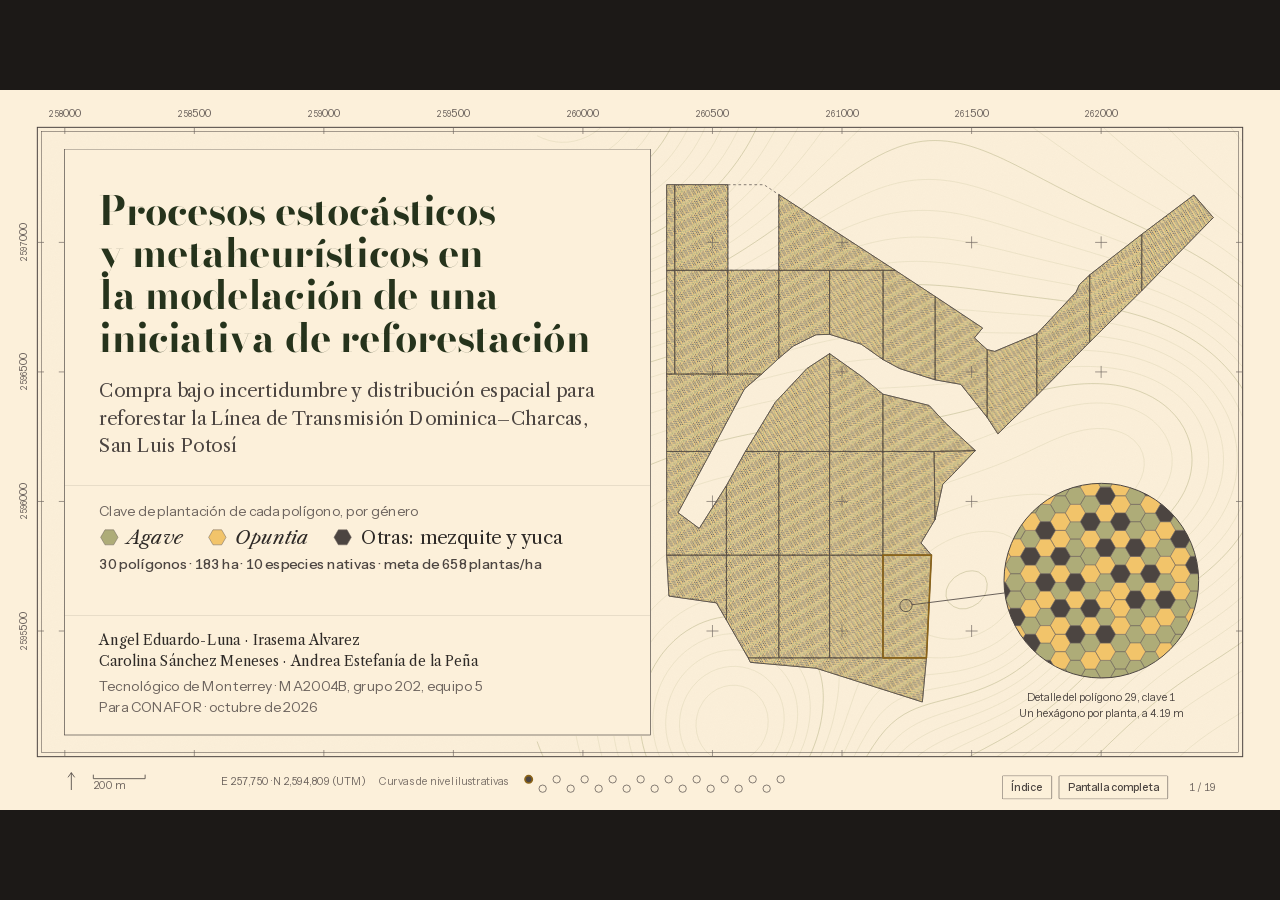
<file: docs/presentacion/index.html>
<!doctype html>
<html lang="es">
<head>
<meta charset="utf-8">
<meta name="viewport" content="width=device-width, initial-scale=1">
<title>Reforestación Dominica–Charcas</title>
<link rel="stylesheet" href="fuentes.css">
<link rel="stylesheet" href="estilo.css">
</head>
<body>
<div class="escenario">
<div class="marco">
<div class="lienzo" id="lienzo">

  <!-- #giro lleva el atenuado del mapa, que se compone en la GPU. -->
  <div id="vista"><div id="giro">
    <canvas id="terreno" aria-hidden="true"></canvas>
    <svg id="mapa" viewBox="0 0 1920 1080" aria-hidden="true">
      <defs id="defs"></defs>
      <g id="camara"><g id="mundo"></g></g>
    </svg>
  </div></div>
  <div class="grano"></div>

  <!-- 1 · Portada -->
  <!-- La portada es una hoja de carta: margen, marco con coordenadas UTM (lo dibuja deck.js) y cuadro de título. -->
  <section class="lamina portada" data-cam="hoja" aria-label="Portada">
    <svg class="hoja" id="hoja" viewBox="0 0 1920 1080" aria-hidden="true"></svg>
    <div class="cuadro-titulo">
      <div class="cuadro-cabeza">
        <h1 class="titulo-portada">Procesos estocásticos y metaheurísticos en la modelación de una iniciativa de reforestación</h1>
        <p class="apoyo-portada">Compra bajo incertidumbre y distribución espacial para reforestar la Línea de Transmisión Dominica–Charcas, San Luis Potosí</p>
      </div>
      <div class="cuadro-leyenda">
        <p class="rotulo">Clave de plantación de cada polígono, por género</p>
        <ul class="generos">
          <li><svg viewBox="-1 -1 2 2" aria-hidden="true"><path d="M1 0L.5 .866H-.5L-1 0L-.5 -.866H.5Z" fill="#AEAC78"/></svg><i>Agave</i></li>
          <li><svg viewBox="-1 -1 2 2" aria-hidden="true"><path d="M1 0L.5 .866H-.5L-1 0L-.5 -.866H.5Z" fill="#F2C46A"/></svg><i>Opuntia</i></li>
          <li><svg viewBox="-1 -1 2 2" aria-hidden="true"><path d="M1 0L.5 .866H-.5L-1 0L-.5 -.866H.5Z" fill="#4C4541"/></svg>Otras: mezquite y yuca</li>
        </ul>
        <p class="datos-hoja">30 polígonos · 183 ha · 10 especies nativas · meta de 658 plantas/ha</p>
      </div>
      <div class="cuadro-pie">
        <p class="autores">Angel Eduardo-Luna · Irasema Alvarez<br>Carolina Sánchez Meneses · Andrea Estefanía de la Peña</p>
        <p class="institucion">Tecnológico de Monterrey · MA2004B, grupo 202, equipo 5<br>Para CONAFOR · octubre de 2026</p>
      </div>
    </div>
  </section>

  <!-- 2 · Resumen -->
  <section class="lamina" data-cam="resumen" aria-label="Resumen">
    <div class="titular" style="width: 1080px; gap: 40px">
      <h1>Con $12,500 por hectárea no alcanza para ningún polígono</h1>
      <div>
        <p class="rotulo" style="margin-bottom: 6px">Presupuesto mínimo para cumplir la meta con 95 % de probabilidad, por hectárea</p>
        <p class="cifra" style="font-size: var(--t-3xl); line-height: 1" id="r-bmin"></p>
        <svg class="grafica" id="r-barra" width="1000" height="96"></svg>
      </div>
      <p class="texto" id="r-compra"></p>
      <p class="texto" id="r-competencia"></p>
    </div>
    <p class="fuente" style="position: absolute; left: 96px; top: 952px">Fuente: INECOL; modelo <code>refor</code>, α = 0.05, θ = 0.05, δ = 0.10, K = 10,000, semilla 42.</p>
  </section>

  <!-- 3 · El reto -->
  <section class="lamina" data-cam="sitio" aria-label="El reto">
    <div class="panel panel-a">
      <h2>30 polígonos, 183 hectáreas</h2>
      <p class="texto">Línea de Transmisión Dominica–Charcas, en San Luis Potosí. Matorral desértico rosetófilo y micrófilo, deteriorado por el sobrepastoreo.</p>
      <ul class="chico" style="margin: 0; padding-left: 1.1em; display: grid; gap: 8px">
        <li>Polígonos de 1.28 a 8 hectáreas.</li>
        <li>Diez especies nativas: agaves, nopales, mezquite y yuca.</li>
        <li>Meta de 658 plantas por hectárea, al tresbolillo por los vientos fuertes de la zona.</li>
      </ul>
      <p class="rotulo">Pase el cursor por un polígono para ver sus datos.</p>
      <p class="fuente">Fuente: INECOL. Contornos digitalizados a mano (±5 m): sirven para ubicar, no para deslindar. Números: ID del programa.</p>
    </div>
  </section>

  <!-- 4 · Dos preguntas -->
  <section class="lamina" data-cam="poligono" aria-label="Dos preguntas">
    <div class="panel panel-a ancho" style="gap: 22px">
      <h2>¿Cuántas plantas comprar de cada especie, y dónde va cada una?</h2>
      <div class="herbario" id="herbario"></div>
      <p class="fuente">Dibujos provisionales del equipo. <i>q</i>: supervivencia; <i>c</i>: costo por planta. Fuente: INECOL.</p>
    </div>
  </section>

  <!-- 5 · Lo que no sabemos -->
  <section class="lamina" data-cam="poligono" aria-label="Lo que no sabemos">
    <div class="panel panel-a ancho">
      <h2>Lo que no sabemos de antemano</h2>
      <div style="display: grid; grid-template-columns: 1fr 1fr; gap: 28px">
        <div class="chico"><h3>Cuántas sobreviven</h3>Cada especie tiene su tasa de supervivencia <i>q</i>. De 100 mezquites plantados sobreviven entre 76 y 88 en 9 de cada 10 lotes.</div>
        <div class="chico"><h3>Cuántas ya hay</h3><span id="n-existentes"></span></div>
      </div>
      <svg class="grafica" id="g-supervivencia" width="888" height="470"></svg>
      <p class="fuente">Banda: 90 % de lo que sobrevive en un lote de 100 plantas, Bin(100, <i>q</i>). Plantas existentes en el polígono 1: conteos de INECOL; su ubicación en el mapa es ilustrativa. La competencia entre especies (matriz <i>W</i>) es una estimación por validar en campo.</p>
    </div>
  </section>

  <!-- 6 · Cómo lo resolvimos -->
  <!-- La tubería como un árbol sobre la hoja, sin mapa: raíces (datos), tronco (escenarios),
       ramas (compra por polígono, agrupadas por clave) y hojas (la clave). Lo dibuja deck.js. -->
  <section class="lamina" data-cam="poligono" aria-label="Cómo lo resolvimos">
    <svg class="dibujo" id="arbol" viewBox="0 0 1920 1080" role="img" aria-label="Árbol de la tubería: de los datos de INECOL a la clave de plantación de los 30 polígonos"></svg>
    <h2 class="arbol-titulo">Cómo lo resolvimos: de los datos a la clave de plantación</h2>
    <div class="anota" id="anota-4"><span class="n">4</span><div><h3>La clave de plantación</h3><p class="chico">Cada hoja es una planta con sus seis vecinas. El memético acomoda las especies para que compitan poco.</p></div></div>
    <div class="anota" id="anota-3"><span class="n">3</span><div><h3>Una compra por polígono</h3><p class="chico">Una rama por polígono; los que piden la misma composición comparten clave.</p></div></div>
    <div class="anota" id="anota-2"><span class="n">2</span><div><h3>10,000 escenarios</h3><p class="chico">Un tronco común: los mismos escenarios de supervivencia sirven para toda meta y todo riesgo.</p></div></div>
    <div class="anota" id="anota-1"><span class="n">1</span><div><h3>Datos de INECOL</h3><p class="chico">Superficie, plantas existentes, supervivencia, costo y competencia entre especies.</p></div></div>
    <div class="etiqueta-herbario ficha-arbol">
      <span class="titulo">La tubería de <code>refor</code></span>
      <span class="rotulo">Grosor de cada rama: la superficie que alimenta. Pase el cursor por una hoja.</span>
      <span class="rotulo generos-mini" id="arbol-generos"></span>
      <span class="rotulo">Fuente: modelo <code>refor</code>, semilla 42.</span>
    </div>
  </section>

  <!-- 7 · El modelo de compra -->
  <section class="lamina" data-cam="poligono" aria-label="El modelo de compra">
    <div class="panel panel-a ancho">
      <h2>Comprar lo justo para cumplir la meta en el 95 % de los escenarios</h2>
      <ol class="tuberia amplia">
        <li><span class="n">1</span><div><h3>Lo que falta</h3><p class="chico" id="mc-falta"></p></div><svg class="grafica" id="mc-meta" width="400" height="104"></svg></li>
        <li><span class="n">2</span><div><h3>Cuántas comprar</h3><p class="chico" id="mc-escenarios"></p></div><svg class="grafica" id="mc-hist" width="400" height="176"></svg></li>
        <li><span class="n">3</span><div><h3>Una meta por especie</h3><p class="chico" id="mc-mochila-texto"></p></div><svg class="grafica" id="mc-mochila" width="400" height="176"></svg></li>
      </ol>
      <p class="fuente">Ejemplo: <i>Agave salmiana</i> en el polígono 1. Banda: meta elegida en todo el sitio frente a la referencia de INECOL. Fuente: <code>refor plan</code>, α = 0.05, K = 10,000, semilla 42.</p>
    </div>
  </section>

  <!-- 8 · Cómo se decide la compra -->
  <!-- Hoja de método: el modelo de compra en lenguaje llano (un objetivo y cuatro reglas) y cómo elige, con datos del polígono 1. -->
  <section class="lamina" data-cam="poligono" aria-label="Cómo se decide la compra">
    <h2 class="metodo-titulo">La compra más barata que cumple cuatro reglas</h2>
    <p class="metodo-entrada chico" id="fc-entrada"></p>
    <div class="reglas" id="reglas"></div>
    <div class="calculo">
      <div class="bloque"><h3>Cómo elige</h3><p class="chico" id="fc-texto-eleccion"></p></div>
      <svg class="grafica" id="fc-eleccion" width="764" height="430"></svg>
    </div>
    <p class="fuente metodo-fuente" id="fc-fuente"></p>
  </section>

  <!-- 9 · La compra -->
  <section class="lamina" data-cam="sitio-datos" aria-label="La compra">
    <div class="panel panel-b">
      <h2 id="c-titulo"></h2>
      <svg class="grafica" id="g-densidad" width="968" height="120"></svg>
      <p class="chico" id="c-texto"></p>
      <svg class="grafica" id="g-desvio" width="968" height="420"></svg>
      <p class="fuente">Densidad planeada por especie frente a la de referencia de INECOL (<i>n</i>₀), en todo el sitio. Fuente: <code>refor plan</code>, α = 0.05.</p>
    </div>
    <div id="leyenda-compra" style="position: absolute; left: 96px; top: 950px"></div>
  </section>

  <!-- 10 · El presupuesto -->
  <section class="lamina" data-cam="sitio-datos" aria-label="El presupuesto">
    <div class="panel panel-b">
      <h2>Ningún polígono cabe en $12,500 por hectárea</h2>
      <svg class="grafica" id="g-frontera" width="968" height="430"></svg>
      <p class="texto" id="p-texto"></p>
      <p class="fuente">Presupuesto mínimo B*(α) del sitio, ponderado por área. Fuente: <code>refor frontera</code>.</p>
    </div>
    <div id="leyenda-presupuesto" style="position: absolute; left: 96px; top: 950px"></div>
  </section>

  <!-- 11 · Qué compite con qué -->
  <!-- La matriz W abre la segunda pregunta: la lámina 12 y la regla del mezquite de la 14 se apoyan en ella. -->
  <section class="lamina" data-cam="poligono" aria-label="Qué compite con qué">
    <div class="panel" style="left: 96px; right: 96px; top: 80px; bottom: 80px; flex-direction: row; align-items: center; gap: 48px">
      <div style="display: flex; flex-direction: column; gap: 24px; width: 580px; flex: none; align-self: stretch">
        <h2>Lo que más compite es una planta junto a otra de su misma especie</h2>
        <p class="chico" id="w-texto"></p>
        <p class="formula" aria-label="W de a b igual a gama elevada a uno si a es igual a b, por T de a b, por N de a b, menos fi por F de a b"><i>W<sub>ab</sub></i> = <i>γ</i><sup>[<i>a</i> = <i>b</i>]</sup> · <i>T<sub>ab</sub></i> · <i>N<sub>ab</sub></i> − <i>φ</i> <i>F<sub>ab</sub></i></p>
        <dl class="terminos">
          <dt><i>T<sub>ab</sub></i></dt><dd>Copa: qué parte de los 4.19 m entre vecinas cubren las dos copas adultas. Vale 1 si se tocan.</dd>
          <dt><i>N<sub>ab</sub></i></dt><dd>Raíz: cuánto coinciden sus raíces en tres profundidades. Vale 1 si toman agua del mismo estrato.</dd>
          <dt><i>γ</i> = 1.5</dt><dd>Misma especie: usan los mismos recursos y comparten plagas. Solo cuenta si <i>a</i> = <i>b</i>.</dd>
          <dt><i>φ</i> = 0.3</dt><dd>Nodriza: se resta cuando una es mezquite y la otra una suculenta (<i>F<sub>ab</sub></i> = 1).</dd>
        </dl>
        <p class="fuente">Rasgos aproximados; <i>γ</i> y <i>φ</i> son supuestos por validar en campo. Fuente: <code>data/processed/competencia.csv</code>, reporte E2.</p>
      </div>
      <svg class="grafica" id="g-matriz" width="1000" height="780" role="img" aria-labelledby="w-desc"><desc id="w-desc">Matriz de competencia W entre las 10 especies, en cinco clases, con su escala de 0 a 1.5.</desc></svg>
    </div>
  </section>

  <!-- 12 · Los modelos de asignación -->
  <section class="lamina" data-cam="poligono" aria-label="Los modelos de asignación">
    <div class="panel panel-a ancho">
      <h2>Acomodar las plantas para que las vecinas compitan poco</h2>
      <ol class="tuberia amplia">
        <li><span class="n">1</span><div><h3>Seis vecinas</h3><p class="chico" id="ma-problema"></p></div><svg class="grafica" id="ma-vecinas" width="400" height="176"></svg></li>
        <li><span class="n">2</span><div><h3>El memético</h3><p class="chico">Parte de 20 claves al azar y cruza las mejores. Cada hija se pule con búsqueda tabú: intercambia dos plantas si baja la competencia y no deshace ese cambio en 5 a 15 pasos.</p></div><svg class="grafica" id="ma-cambio" width="400" height="150"></svg></li>
        <li><span class="n">3</span><div><h3>El modelo exacto</h3><p class="chico" id="ma-exacto"></p></div><svg class="grafica" id="ma-brecha" width="400" height="150"></svg></li>
      </ol>
      <p class="fuente">Fuente: <code>refor plan --exacto</code>, clave 1, semilla 42. La matriz <i>W</i> es una estimación por validar en campo.</p>
    </div>
  </section>

  <!-- 13 · Cómo funciona el memético -->
  <!-- El ciclo de una generación con la composición de la clave 1. Lo dibuja deck.js. -->
  <section class="lamina" data-cam="poligono" aria-label="Cómo funciona el memético">
    <svg class="dibujo" id="memetico" viewBox="0 0 1920 1080" role="img" aria-label="Ciclo del algoritmo memético: población, torneo, cruce, búsqueda tabú y reemplazo"></svg>
    <h2 class="metodo-titulo">El memético: claves que se cruzan y se pulen, generación tras generación</h2>
    <div class="estacion" id="est-0"><h3>Población</h3><p class="chico">20 claves con las mismas plantas, acomodadas al azar.</p></div>
    <div class="estacion" id="est-1"><h3><span class="n">1</span>Torneo</h3><p class="chico">Se toman dos claves al azar y gana la que compite menos. Dos torneos dan los padres.</p></div>
    <div class="estacion" id="est-2"><h3><span class="n">2</span>Cruce</h3><p class="chico">El hijo hereda especies completas de cada padre, en sus mismos lugares, y lo que falta se llena con lo que menos compite.</p></div>
    <div class="estacion" id="est-3"><h3><span class="n">3</span>Búsqueda tabú</h3><p class="chico">Intercambia dos plantas una y otra vez, siempre el mejor cambio, sin deshacer los recientes.</p></div>
    <div class="estacion" id="est-4"><h3><span class="n">4</span>Reemplazo</h3><p class="chico">El hijo entra a la población si supera a la peor clave y no es copia de otra.</p></div>
    <p class="chico metodo-pie" id="mm-pie"></p>
  </section>

  <!-- 14 · La clave de plantación -->
  <section class="lamina" data-cam="reticula" aria-label="La clave de plantación">
    <div class="titular sobre-mapa" style="width: 1240px; gap: 24px">
      <h1>Seis claves de plantación cubren los 30&nbsp;polígonos</h1>
      <p class="texto" style="max-width: 1120px">En las seis claves ningún mezquite (<i>Prosopis laevigata</i>) queda junto a otro, porque dos mezquites vecinos son la pareja que más compite. Con las demás especies compite poco, así que la clave lo usa para separarlas.</p>
    </div>
    <p class="rotulo sobre-mapa" id="pie-mosaico" style="position: absolute; left: 96px; top: 392px">Clave 1 · 4 × 13 = 52 posiciones al tresbolillo, <i>d</i> ≈ 4.19 m</p>
    <div class="comparacion" id="comparacion">
      <h2 style="font: 400 var(--t-m)/1.35 var(--f-texto)">Competencia total entre plantas vecinas</h2>
      <div class="serie"><span class="nombre">Al azar (valor esperado)</span><div class="fila"><div class="barra azar" id="barra-azar"></div><span class="valor" id="valor-azar"></span></div></div>
      <div class="serie"><span class="nombre" id="nombre-actual">Esta asignación al azar</span><div class="fila"><div class="barra optima" id="barra-actual"></div><span class="valor grande" id="valor-actual"></span></div></div>
      <div class="regla rotulo" aria-hidden="true"><span style="left:0">0</span><span style="left:50%">50</span><span style="left:100%">100</span></div>
      <p class="chico" id="nota-comparacion"></p>
    </div>
    <ul class="clave-especies" id="clave-especies" aria-label="Clave de especies"></ul>
    <ul class="clave-especies" id="clave-rampa" aria-label="Competencia local, cinco clases" hidden></ul>
    <div class="controles" role="group" aria-label="Controles del mosaico">
      <div class="grupo"><span id="lbl-color">Color</span>
        <div class="segmentado" role="group" aria-labelledby="lbl-color">
          <button id="btn-especie" aria-pressed="true">Especie</button>
          <button id="btn-competencia" aria-pressed="false">Competencia local</button>
        </div>
      </div>
      <button class="suelto" id="btn-replica" aria-pressed="false">Réplica 3 × 3</button>
      <button class="suelto" id="btn-reordenar">Reordenar desde el azar</button>
    </div>
    <p class="fuente" style="position: absolute; right: 96px; top: 952px; text-align: right">Fuente: <code>refor plan</code>, α = 0.05, semilla 42. Clave 1 de 6; la usan 18 polígonos.</p>
  </section>

  <!-- 15 · Cómo funciona el modelo exacto -->
  <!-- Hoja de método en tres ideas: demasiadas claves, descartar familias enteras, techo y piso. Lo dibuja deck.js. -->
  <section class="lamina" data-cam="exacto" aria-label="Cómo funciona el modelo exacto">
    <svg class="dibujo" id="exacto" viewBox="0 0 1920 1080" role="img" aria-label="El modelo exacto: cuántas claves hay, cómo descarta familias de claves y el techo y el piso de la clave 1"></svg>
    <h2 class="metodo-titulo">El modelo exacto: buscar con garantía</h2>
    <div class="bloque" id="ex-b1"><h3><span class="n">1</span>Demasiadas claves para probarlas todas</h3><p class="chico" id="ex-t1"></p></div>
    <div class="bloque" id="ex-b2"><h3><span class="n">2</span>Descartar familias enteras</h3><p class="chico">El solver decide una planta a la vez, y cada decisión parte las claves en familias. A cada familia le calcula lo menos que podría competir; si aun así es peor que la mejor clave conocida, la descarta completa sin revisarla.</p></div>
    <div class="bloque" id="ex-b3"><h3><span class="n">3</span>Un techo y un piso</h3><p class="chico">El techo es la mejor clave que se conoce: la del memético. El piso es un límite que el solver demuestra: ninguna clave puede competir menos. La mejor clave posible queda entre los dos.</p></div>
    <p class="chico ex-conclusion" id="ex-conclusion"></p>
    <p class="rotulo ex-poligono">Polígono 1 completo: la clave 1 repetida sobre sus 331 m.</p>
  </section>

  <!-- 16 · Qué tan buena es -->
  <section class="lamina" data-cam="tesela" aria-label="Qué tan buena es">
    <div class="panel" style="left: 96px; right: 96px; top: 330px; bottom: 80px; flex-direction: row; gap: 56px">
      <div style="display: flex; flex-direction: column; gap: 24px; width: 600px; flex: none">
        <h2>El memético llega al mejor valor conocido en las seis claves</h2>
        <p class="texto" id="v-texto"></p>
        <p class="fuente" id="v-fuente"></p>
      </div>
      <svg class="grafica" id="g-validacion" width="960" height="570"></svg>
    </div>
    <p class="rotulo" style="position: absolute; left: 96px; top: 80px">Polígono 1 completo: la clave 1 repetida sobre sus 331 m de largo.</p>
  </section>

  <!-- 17 · La herramienta -->
  <section class="lamina" data-cam="ventana" aria-label="La herramienta">
    <div class="titular" style="width: 1300px">
      <h2><code style="font-family: var(--f-rotulo); font-weight: 500; font-size: .86em">refor_gui</code>: configurar, ejecutar y exportar</h2>
    </div>
    <div class="ventana">
      <div class="barra-titulo" aria-hidden="true">refor_gui</div>
      <img src="capturas/refor_gui.jpg" alt="refor_gui tras ejecutar el plan con α = 0.05 y B = $12,500/ha: compra por polígono y plantas a comprar por género.">
    </div>
    <div class="panel" style="left: 1010px; right: 96px; top: 300px; gap: 20px">
      <ul class="vistas">
        <li><b>Configuración</b><span>Datos, polígonos, α, presupuesto y parámetros del memético. Ejecuta sin bloquear la ventana.</span></li>
        <li><b>Mosaico</b><span>La clave en hexágonos, por género o por competencia, con su réplica periódica.</span></li>
        <li><b>Compra</b><span>Tabla por polígono y detalle por especie.</span></li>
        <li><b>Memético vs. exacto</b><span>Resuelve el modelo entero en segundo plano y muestra la brecha.</span></li>
        <li><b>Frontera y barrido</b><span>B*(α) y factibilidad en la rejilla α × B.</span></li>
      </ul>
      <p class="chico">Guarda los resultados en txt, csv y json. Con la misma semilla da el mismo resultado en macOS, Linux y Windows.</p>
    </div>
  </section>

  <!-- 18 · Recomendaciones -->
  <section class="lamina" data-cam="sitio" aria-label="Recomendaciones">
    <div class="panel panel-a">
      <h2>Lo que recomendamos</h2>
      <ol class="decisiones">
        <li><span class="n">1</span><div><h3>Ajustar el presupuesto o la meta</h3><p class="chico" id="rec-presupuesto"></p></div></li>
        <li><span class="n">2</span><div><h3>Validar la matriz de competencia</h3><p class="chico">La clave depende de <i>W</i>; medir en campo qué parejas compiten de verdad.</p></div></li>
        <li><span class="n">3</span><div><h3>Ampliar el monitoreo</h3><p class="chico">Más mediciones de supervivencia afinan <i>q</i> y con eso la compra.</p></div></li>
        <li><span class="n">4</span><div><h3>Sumar capas del sitio</h3><p class="chico">Agua, pendiente y suelo cambian qué especie conviene en cada lugar.</p>
          <p class="capas-futuras rotulo" style="margin-top: 10px"><span><i></i>Agua</span><span><i></i>Pendiente</span><span><i></i>Suelo</span><span>(capas futuras; aún sin datos)</span></p></div></li>
      </ol>
    </div>
  </section>

  <!-- 19 · Cierre -->
  <!-- Cierra como abre: un cuadro de papel opaco (el texto nunca va sobre el mapa) con las tres cifras
       para llevarse, cada una con un botón a la lámina que la respalda. El sitio plantado, a la derecha. -->
  <section class="lamina" data-cam="cierre" aria-label="Cierre">
    <div class="cuadro-titulo cuadro-cierre">
      <div class="cuadro-cabeza">
        <h1 class="titulo-portada titulo-cierre">Gracias</h1>
        <p class="apoyo-portada">Preguntas y comentarios</p>
      </div>
      <div class="cuadro-leyenda">
        <p class="rotulo">Para llevarse · toque una cifra para volver a su lámina</p>
        <ul class="llevarse" id="llevarse"></ul>
      </div>
      <div class="cuadro-pie cierre-pie">
        <figure class="cierre-qr">
          <img class="qr" src="qr-repositorio.svg" alt="Código QR al repositorio del proyecto">
          <figcaption class="rotulo">Código y datos</figcaption>
        </figure>
        <figure class="cierre-qr">
          <img class="qr" src="qr-presentacion.svg" alt="Código QR a esta presentación">
          <figcaption class="rotulo">Esta presentación</figcaption>
        </figure>
        <p class="institucion">Angel Eduardo-Luna<br>Irasema Alvarez<br>Carolina Sánchez Meneses<br>Andrea Estefanía de la Peña</p>
      </div>
    </div>
    <p class="rotulo cierre-mapa">Los 30 polígonos plantados con su clave. Pase el cursor por uno para ver sus datos.</p>
  </section>

  <div class="cartela" id="cartela">
    <svg width="22" height="34" aria-hidden="true"><g id="norte"><path d="M11 30V4M6 11l5-7 5 7" fill="none" stroke="var(--tierra)" stroke-width="1.25"/></g></svg>
    <div>
      <svg width="170" height="12" aria-hidden="true"><path id="escala-barra" d="M0 6V12H100V6" fill="none" stroke="var(--tierra)" stroke-width="1.25"/></svg>
      <span id="escala-texto"></span>
    </div>
    <span id="utm"></span>
    <span class="nota">Curvas de nivel ilustrativas</span>
  </div>
  <svg id="avance" width="430" height="34" aria-label="Avance"></svg>
  <div class="navegacion">
    <button class="suelto" id="btn-indice" aria-expanded="false" aria-controls="indice">Índice</button>
    <button class="suelto" id="btn-pantalla" aria-pressed="false">Pantalla completa</button>
    <span id="numero"></span>
  </div>
  <nav class="indice" id="indice" aria-label="Índice de láminas" hidden>
    <p class="rotulo">Índice · <kbd>I</kbd> abre y cierra, <kbd>Esc</kbd> cierra</p>
    <ol id="indice-lista"></ol>
  </nav>
  <div class="etiqueta" id="etiqueta" hidden></div>

</div>
</div>
</div>
<script src="datos/datos.js"></script>
<script src="herbario.js"></script>
<script src="deck.js"></script>
</body>
</html>
</file>
<file: docs/presentacion/fuentes.css>
/* Fuentes servidas localmente para presentar sin red (OFL; ver OFL.txt). */
@font-face { font-family: 'Instrument Sans'; font-style: normal; font-weight: 400 600; font-display: swap;
  src: url(fuentes/InstrumentSans-normal-latin-ext.woff2) format('woff2'); unicode-range: U+0100-02BA, U+02BD-02C5, U+02C7-02CC, U+02CE-02D7, U+02DD-02FF, U+0304, U+0308, U+0329, U+1D00-1DBF, U+1E00-1E9F, U+1EF2-1EFF, U+2020, U+20A0-20AB, U+20AD-20C4, U+2113, U+2C60-2C7F, U+A720-A7FF; }
@font-face { font-family: 'Instrument Sans'; font-style: normal; font-weight: 400 600; font-display: swap;
  src: url(fuentes/InstrumentSans-normal-latin.woff2) format('woff2'); unicode-range: U+0000-00FF, U+0131, U+0152-0153, U+02BB-02BC, U+02C6, U+02DA, U+02DC, U+0304, U+0308, U+0329, U+2000-206F, U+20AC, U+2122, U+2191, U+2193, U+2212, U+2215, U+FEFF, U+FFFD; }
@font-face { font-family: 'Libre Caslon Display'; font-style: normal; font-weight: 400; font-display: swap;
  src: url(fuentes/LibreCaslonDisplay-400-normal-latin-ext.woff2) format('woff2'); unicode-range: U+0100-02BA, U+02BD-02C5, U+02C7-02CC, U+02CE-02D7, U+02DD-02FF, U+0304, U+0308, U+0329, U+1D00-1DBF, U+1E00-1E9F, U+1EF2-1EFF, U+2020, U+20A0-20AB, U+20AD-20C4, U+2113, U+2C60-2C7F, U+A720-A7FF; }
@font-face { font-family: 'Libre Caslon Display'; font-style: normal; font-weight: 400; font-display: swap;
  src: url(fuentes/LibreCaslonDisplay-400-normal-latin.woff2) format('woff2'); unicode-range: U+0000-00FF, U+0131, U+0152-0153, U+02BB-02BC, U+02C6, U+02DA, U+02DC, U+0304, U+0308, U+0329, U+2000-206F, U+20AC, U+2122, U+2191, U+2193, U+2212, U+2215, U+FEFF, U+FFFD; }
@font-face { font-family: 'Libre Caslon Text'; font-style: italic; font-weight: 400; font-display: swap;
  src: url(fuentes/LibreCaslonText-400-italic-latin-ext.woff2) format('woff2'); unicode-range: U+0100-02BA, U+02BD-02C5, U+02C7-02CC, U+02CE-02D7, U+02DD-02FF, U+0304, U+0308, U+0329, U+1D00-1DBF, U+1E00-1E9F, U+1EF2-1EFF, U+2020, U+20A0-20AB, U+20AD-20C4, U+2113, U+2C60-2C7F, U+A720-A7FF; }
@font-face { font-family: 'Libre Caslon Text'; font-style: italic; font-weight: 400; font-display: swap;
  src: url(fuentes/LibreCaslonText-400-italic-latin.woff2) format('woff2'); unicode-range: U+0000-00FF, U+0131, U+0152-0153, U+02BB-02BC, U+02C6, U+02DA, U+02DC, U+0304, U+0308, U+0329, U+2000-206F, U+20AC, U+2122, U+2191, U+2193, U+2212, U+2215, U+FEFF, U+FFFD; }
@font-face { font-family: 'Libre Caslon Text'; font-style: normal; font-weight: 400; font-display: swap;
  src: url(fuentes/LibreCaslonText-400-normal-latin-ext.woff2) format('woff2'); unicode-range: U+0100-02BA, U+02BD-02C5, U+02C7-02CC, U+02CE-02D7, U+02DD-02FF, U+0304, U+0308, U+0329, U+1D00-1DBF, U+1E00-1E9F, U+1EF2-1EFF, U+2020, U+20A0-20AB, U+20AD-20C4, U+2113, U+2C60-2C7F, U+A720-A7FF; }
@font-face { font-family: 'Libre Caslon Text'; font-style: normal; font-weight: 400; font-display: swap;
  src: url(fuentes/LibreCaslonText-400-normal-latin.woff2) format('woff2'); unicode-range: U+0000-00FF, U+0131, U+0152-0153, U+02BB-02BC, U+02C6, U+02DA, U+02DC, U+0304, U+0308, U+0329, U+2000-206F, U+20AC, U+2122, U+2191, U+2193, U+2212, U+2215, U+FEFF, U+FFFD; }
@font-face { font-family: 'Libre Caslon Text'; font-style: normal; font-weight: 700; font-display: swap;
  src: url(fuentes/LibreCaslonText-700-normal-latin-ext.woff2) format('woff2'); unicode-range: U+0100-02BA, U+02BD-02C5, U+02C7-02CC, U+02CE-02D7, U+02DD-02FF, U+0304, U+0308, U+0329, U+1D00-1DBF, U+1E00-1E9F, U+1EF2-1EFF, U+2020, U+20A0-20AB, U+20AD-20C4, U+2113, U+2C60-2C7F, U+A720-A7FF; }
@font-face { font-family: 'Libre Caslon Text'; font-style: normal; font-weight: 700; font-display: swap;
  src: url(fuentes/LibreCaslonText-700-normal-latin.woff2) format('woff2'); unicode-range: U+0000-00FF, U+0131, U+0152-0153, U+02BB-02BC, U+02C6, U+02DA, U+02DC, U+0304, U+0308, U+0329, U+2000-206F, U+20AC, U+2122, U+2191, U+2193, U+2212, U+2215, U+FEFF, U+FFFD; }
@font-face { font-family: 'Bodoni Moda'; font-style: normal; font-weight: 700; font-display: swap;
  src: url(fuentes/BodoniModa-72pt-Bold.woff2) format('woff2'); }
</file>
<file: docs/presentacion/estilo.css>
/* Deck ejecutivo «Carta de campo». Los tokens y las reglas están en DESIGN.md. */

:root {
  --papel: #FCF0DA;
  --papel-hondo: #F3E2C2;
  --tierra: #4C4541;
  --tierra-suave: #6E655F;
  --tinta: #2E2A27;
  --salvia: #AEAC78;
  --salvia-honda: #6F6D43;
  --ocre: #F2C46A;
  --ocre-hondo: #8C6418;
  --salvia-oscura: #26331C;
  --linea: rgb(76 69 65 / .15);
  --marco: #1C1917;

  --f-display: "Libre Caslon Display", "Libre Caslon Text", Georgia, serif;
  --f-portada: "Bodoni Moda", "Libre Caslon Display", Georgia, serif;
  --f-texto: "Libre Caslon Text", Georgia, serif;
  --f-rotulo: "Instrument Sans", system-ui, sans-serif;

  --t-xs: 16px;  --t-s: 21px;  --t-m: 28px;  --t-l: 37px;
  --t-xl: 50px;  --t-2xl: 67px; --t-3xl: 140px;

  --ease-camara: cubic-bezier(.65, 0, .35, 1);
  --ease-salida: cubic-bezier(.2, .7, .2, 1);
  --d-camara: 1600ms;
  --d-contenido: 450ms;
  --d-datos: 750ms;
  --d-respuesta: 180ms;

  color-scheme: light;
}

html, body { height: 100%; margin: 0; }
[hidden] { display: none !important; }
body { background: var(--marco); color: var(--tierra); overflow: hidden; }
::selection { background: rgb(242 196 106 / .6); color: var(--tinta); }

/* ---------- Escenario: lienzo de 1920 × 1080 escalado a la ventana ---------- */
.escenario { height: 100%; display: grid; place-items: center; }
.marco { position: relative; width: calc(1920px * var(--k, .5)); height: calc(1080px * var(--k, .5)); }
.lienzo {
  position: absolute; left: 0; top: 0; width: 1920px; height: 1080px; overflow: hidden;
  transform: scale(var(--k, .5)); transform-origin: 0 0;
  background: var(--papel); font-family: var(--f-texto); color: var(--tierra);
  font-kerning: normal; font-variant-numeric: lining-nums;
}

#vista { position: absolute; inset: 0; }
#giro { position: absolute; inset: 0; will-change: opacity; transition: opacity 900ms var(--ease-salida); }
#terreno, #mapa { position: absolute; inset: 0; width: 1920px; height: 1080px; }
.capa-oculta { display: none; }
.grano { position: absolute; inset: 0; pointer-events: none; opacity: .06; will-change: transform;   background-image: url("data:image/svg+xml;utf8,<svg xmlns='http://www.w3.org/2000/svg' width='240' height='240'><filter id='n'><feTurbulence type='fractalNoise' baseFrequency='.85' numOctaves='2' stitchTiles='stitch'/><feColorMatrix values='0 0 0 0 .3  0 0 0 0 .27  0 0 0 0 .25  0 0 0 .55 0'/></filter><rect width='100%25' height='100%25' filter='url(%23n)'/></svg>"); }

/* Capas del mapa */
.poligono { fill: rgb(252 240 218 / .55); stroke: var(--tierra); stroke-width: 1.25; vector-effect: non-scaling-stroke;
  transition: fill var(--d-datos) var(--ease-salida), stroke var(--d-respuesta) var(--ease-salida), opacity 600ms var(--ease-salida); }
.poligono.fuera { fill: none; stroke: var(--tierra-suave); stroke-dasharray: 4 4; }
/* Fuera de foco: los demás polígonos se atenúan para que sus bordes no crucen el texto (lámina 13). */
.poligono.lejano { opacity: .1; }
.poligono.insinuado { fill: var(--papel-hondo); stroke: rgb(76 69 65 / .35); }
.resalte { fill: none; stroke: var(--ocre-hondo); stroke-width: 2.5; vector-effect: non-scaling-stroke; stroke-linejoin: round; pointer-events: none; }
.id-poligono { font: 500 var(--t-xs) var(--f-rotulo); fill: var(--tierra-suave); text-anchor: middle; dominant-baseline: central;
  paint-order: stroke; stroke: var(--papel); stroke-width: 3px; stroke-linejoin: round; pointer-events: none;
  transition: opacity var(--d-contenido) var(--ease-salida); }
.curvas path { fill: none; stroke: var(--salvia); vector-effect: non-scaling-stroke; }
@keyframes trazo { from { stroke-dashoffset: var(--largo); } to { stroke-dashoffset: 0; } }
.plantado { pointer-events: none; transition: opacity 900ms var(--ease-salida); }

/* Cartela cartográfica: esquina, escala y norte, que siguen a la cámara */
.cartela { position: absolute; left: 96px; bottom: 26px; display: flex; align-items: center; gap: 22px;
  font: 400 var(--t-xs)/1.3 var(--f-rotulo); color: var(--tierra-suave); font-variant-numeric: tabular-nums; pointer-events: none;
  transition: opacity var(--d-contenido) var(--ease-salida); }
.cartela svg { overflow: visible; display: block; }
.cartela .nota { font-style: normal; opacity: .9; }

/* ---------- Láminas ---------- */
.lamina { position: absolute; inset: 0; pointer-events: none; visibility: hidden; opacity: 0; will-change: opacity; }
.lamina.activa { visibility: visible; opacity: 1; }
.lamina.sale { visibility: visible; opacity: 0; transition: opacity 220ms var(--ease-salida); }
.lamina.entra > * { animation: entra var(--d-contenido) var(--ease-salida) both; }
.lamina.entra > :nth-child(2) { animation-delay: 60ms; }
.lamina.entra > :nth-child(3) { animation-delay: 120ms; }
.lamina.entra > :nth-child(4) { animation-delay: 180ms; }
/* Hacia atrás la lámina ya está completa: solo se funde. */
.lamina.vuelve { animation: aparece 380ms var(--ease-salida) both; }
@keyframes entra {
  from { opacity: 0; clip-path: inset(0 100% 0 0); }
  to { opacity: 1; clip-path: inset(0 0 0 0); }
}
.lamina :is(a, button, .interactivo) { pointer-events: auto; }

.panel { position: absolute; box-sizing: border-box; padding: 44px 48px 40px; pointer-events: auto;
  background: rgb(252 240 218 / .92); border: 1px solid var(--linea); border-radius: 2px;
  box-shadow: 0 18px 48px rgb(76 69 65 / .09); display: flex; flex-direction: column; gap: 24px; }
.panel-a { right: 96px; top: 80px; width: 724px; max-height: 920px; }
.panel-a.ancho { width: 984px; }
.panel-b { right: 96px; top: 80px; width: 1064px; max-height: 920px; }

h1, h2, h3, p { margin: 0; }
h1 { font: 400 var(--t-2xl)/1.1 var(--f-display); color: var(--tierra); text-wrap: balance; letter-spacing: -.005em; }
h2 { font: 400 var(--t-xl)/1.15 var(--f-display); color: var(--tierra); text-wrap: balance; letter-spacing: -.003em; }
h3 { font: 400 var(--t-m)/1.35 var(--f-texto); color: var(--tierra); }
/* Solo el título de la portada va en Bodoni Moda Bold (corte de 72 pt, pensado para tamaños grandes). */
.titulo-portada { font: 700 60px/1.06 var(--f-portada); letter-spacing: -.012em; color: var(--salvia-oscura); }
.texto { font: 400 var(--t-m)/1.5 var(--f-texto); max-width: 34em; text-wrap: pretty; }
.apoyo { font: 400 var(--t-l)/1.35 var(--f-texto); text-wrap: pretty; }
.chico { font: 400 var(--t-s)/1.45 var(--f-texto); text-wrap: pretty; }
i, em, .binomial { font-style: italic; }
.rotulo { font: 400 var(--t-xs)/1.3 var(--f-rotulo); color: var(--tierra-suave); }
.fuente { font: 400 var(--t-xs)/1.3 var(--f-rotulo); color: var(--tierra-suave); margin-top: auto; padding-top: 4px; }
.fuente code, code { font-family: var(--f-rotulo); font-weight: 500; }
.acento { color: var(--ocre-hondo); }
.cifra { font-family: var(--f-display); font-variant-numeric: lining-nums tabular-nums; color: var(--tierra); }
.num { font-variant-numeric: lining-nums tabular-nums; }

/* Composición C: titular directo sobre el terreno, sin panel */
.titular { position: absolute; left: 96px; top: 80px; width: 1320px; display: flex; flex-direction: column; gap: 28px; }
/* Sobre el mapa, el texto lleva un contorno de papel bajo la tinta, como la rotulación de una carta. */
.sobre-mapa :is(h1, h2, p, span) { -webkit-text-stroke: 7px var(--papel); paint-order: stroke fill; }
.sobre-mapa .rotulo, .sobre-mapa.rotulo, .sobre-mapa .chico { -webkit-text-stroke: 3px var(--papel); paint-order: stroke fill; }
.centrado { left: 50%; transform: translateX(-50%); text-align: center; align-items: center; }

/* Gráficas */
.grafica { display: block; overflow: visible; font-family: var(--f-rotulo); }
.grafica text { fill: var(--tierra-suave); font-size: var(--t-xs); font-variant-numeric: tabular-nums; }
.grafica .fuerte { fill: var(--tierra); font-weight: 500; }
.grafica .bin { font-family: var(--f-texto); font-style: italic; font-size: var(--t-s); fill: var(--tierra); }
.grafica .ab { font-size: var(--t-s); font-weight: 500; fill: var(--tierra); }
.grafica .eje { stroke: var(--tierra-suave); stroke-width: 1; fill: none; }
.grafica .crece { transform-box: fill-box; transform-origin: left center; }
.lamina.datos .crece { animation: crece var(--d-datos) var(--ease-salida) both; animation-delay: calc(var(--i, 0) * 40ms + 200ms); }
.grafica .crece.centro { transform-origin: right center; }
.grafica .crece.vertical { transform-origin: center bottom; }
@keyframes crece { from { transform: scaleX(0); } to { transform: scaleX(1); } }
.lamina.datos .traza { stroke-dasharray: var(--largo); animation: trazo var(--d-datos) var(--ease-salida) both 200ms; }

/* Lámina 1: hoja de carta. El cuadro de título es papel opaco: el texto nunca va sobre el mapa. */
.hoja { position: absolute; inset: 0; width: 1920px; height: 1080px; overflow: visible; font-family: var(--f-rotulo); }
.hoja .margen { fill: var(--papel); }
.hoja .marco-ext { fill: none; stroke: var(--tierra); stroke-width: 1.5; }
.hoja .marco-int { fill: none; stroke: var(--tierra); stroke-width: .75; }
.hoja .cuadricula { stroke: var(--tierra-suave); stroke-width: 1; fill: none; }
.hoja text { fill: var(--tierra-suave); font-size: 18px; font-variant-numeric: tabular-nums; }
.hoja text .menor { font-size: 13px; }
.hoja .detalle-marca { fill: none; stroke: var(--tierra); stroke-width: 1.25; }
.hoja .detalle-fondo { fill: var(--papel); }
.hoja .detalle-hex { stroke: var(--tierra-suave); stroke-width: .75; }
.hoja .detalle-borde { fill: none; stroke: var(--tierra); stroke-width: 1.5; }
.hoja .detalle-pie { fill: var(--tierra); font-size: var(--t-xs); }
.cuadro-titulo { position: absolute; left: 96px; top: 88px; bottom: 112px; width: 880px; box-sizing: border-box;
  display: flex; flex-direction: column; background: var(--papel); border: 1px solid var(--tierra); color: var(--tinta); }
.cuadro-titulo > div { padding-inline: 52px; }
.cuadro-cabeza { padding-top: 60px; padding-bottom: 40px; display: grid; gap: 28px; }
.apoyo-portada { font: 400 var(--t-m)/1.45 var(--f-texto); color: var(--tierra); max-width: 31em; text-wrap: pretty; }
.cuadro-leyenda { border-top: 1px solid var(--linea); padding-top: 24px; padding-bottom: 26px; display: grid; gap: 12px; }
.cuadro-leyenda .rotulo { font-size: var(--t-s); }
.generos { list-style: none; margin: 0; padding: 0; display: flex; gap: 36px; font: 400 var(--t-m)/1 var(--f-texto); color: var(--tinta); }
.generos li { display: flex; align-items: center; gap: 12px; }
.generos svg { width: 30px; height: 26px; overflow: visible; }
.generos path { stroke: var(--tierra-suave); stroke-width: .06; }
.datos-hoja { font: 500 var(--t-s)/1.3 var(--f-rotulo); color: var(--tierra); font-variant-numeric: tabular-nums; }
.cuadro-pie { margin-top: auto; border-top: 1px solid var(--linea); padding-top: 22px; padding-bottom: 26px; display: grid; gap: 8px; }
.autores { font: 400 var(--t-s)/1.45 var(--f-texto); color: var(--tinta); }
.institucion { font: 400 var(--t-s)/1.45 var(--f-rotulo); color: var(--tierra-suave); }
/* El contorno de cada polígono plantado queda encima del patrón. */
.plantado path { stroke: var(--tierra); stroke-width: 1; vector-effect: non-scaling-stroke; }

/* Lámina 4: herbario */
.herbario { display: grid; grid-template-columns: repeat(5, 1fr); gap: 18px 16px; }
.lamina-herbario { display: flex; flex-direction: column; gap: 8px; min-width: 0; }
.lamina-herbario svg { width: 100%; height: 150px; display: block; }
.etiqueta-herbario { border: 1px solid var(--tierra); border-radius: 1px; padding: 6px 8px 7px; display: grid; gap: 2px; background: var(--papel); }
.etiqueta-herbario .binomial { font: italic 400 var(--t-s)/1.15 var(--f-texto); color: var(--tinta); }
.etiqueta-herbario .rotulo { font-variant-numeric: tabular-nums; }

/* Lámina 6: tubería */
.tuberia { list-style: none; margin: 0; padding: 0; display: grid; gap: 18px; counter-reset: paso; }
.tuberia li { display: grid; grid-template-columns: 52px 1fr 220px; gap: 20px; align-items: center; padding-bottom: 18px; border-bottom: 1px solid var(--linea); }
.tuberia li:last-child { border-bottom: 0; padding-bottom: 0; }
.tuberia .n { font: 400 var(--t-xl)/1 var(--f-display); color: var(--ocre-hondo); }
.tuberia h3 { margin-bottom: 4px; }
.tuberia.amplia li { grid-template-columns: 52px 1fr 400px; }

/* Lámina 6: la tubería como árbol, dibujada a tinta sobre la hoja (el mapa se apaga).
   Cada tramo de rama trae su largo (--largo), su inicio (--t) y su duración (--d). */
.dibujo { position: absolute; inset: 0; width: 1920px; height: 1080px; overflow: visible; font-family: var(--f-rotulo); }
.dibujo .trazo { fill: none; stroke: var(--tierra); stroke-linecap: round; transition: stroke var(--d-respuesta) var(--ease-salida); }
.dibujo .raiz .trazo { stroke: var(--tierra-suave); }
.dibujo .linaje .trazo { stroke: var(--ocre-hondo); }
.dibujo .suelo { fill: none; stroke: var(--tierra-suave); stroke-width: 1; stroke-linecap: butt; }
.dibujo .guia { fill: none; stroke: var(--tierra-suave); stroke-width: 1.25; stroke-dasharray: 1 6; stroke-linecap: round; }
.dibujo .guia-punto { fill: var(--tierra-suave); }
.dibujo text { fill: var(--tierra-suave); font-size: var(--t-xs); text-anchor: middle; }
.dibujo .hex { stroke: var(--tierra-suave); stroke-width: .75; transition: stroke var(--d-respuesta) var(--ease-salida); }
.dibujo .brote { transform-box: fill-box; transform-origin: center; }
.dibujo .roseta.activa .hex { stroke: var(--ocre-hondo); stroke-width: 1.5; }
.arbol-titulo { position: absolute; left: 96px; top: 80px; width: 640px; }
.anota { position: absolute; left: 96px; width: 430px; display: grid; grid-template-columns: 52px 1fr; gap: 14px; }
.anota .n { font: 400 var(--t-xl)/1 var(--f-display); color: var(--ocre-hondo); }
.anota h3 { margin-bottom: 4px; }
.ficha-arbol { position: absolute; right: 96px; bottom: 80px; width: 236px; padding: 10px 14px 12px; gap: 6px; }
.ficha-arbol .titulo { font: 400 var(--t-s)/1.2 var(--f-texto); color: var(--tinta); }
.generos-mini { display: flex; gap: 12px; }
.generos-mini span { display: inline-flex; align-items: center; gap: 5px; }
.generos-mini svg { width: 14px; height: 16px; overflow: visible; }
.lamina.entra > .dibujo { animation: none; }
.lamina.datos .dibujo .trazo { stroke-dasharray: var(--largo); animation: trazo var(--d) linear var(--t) both, aparece 1ms linear var(--t) both; }
.lamina.datos .dibujo .aparece { animation: aparece var(--d-contenido) var(--ease-salida) var(--t) both; }
.lamina.datos .dibujo .brote { animation: brote 420ms var(--ease-salida) var(--t) both; }
.lamina.datos.entra > :is(.anota, .ficha-arbol) { animation: entra var(--d-contenido) var(--ease-salida) var(--t, 0ms) both; }
@keyframes aparece { from { opacity: 0; } to { opacity: 1; } }
@keyframes brote { from { opacity: 0; transform: scale(.25); } to { opacity: 1; transform: scale(1); } }

/* Hojas de método (láminas 8, 13 y 15): papel sin mapa, rótulos directos, poca tinta */
.metodo-titulo { position: absolute; left: 96px; top: 80px; width: 1500px; }
.metodo-entrada { position: absolute; left: 96px; top: 160px; width: 880px; color: var(--tierra); }
.metodo-fuente { position: absolute; left: 96px; bottom: 80px; width: 880px; }
.ex-conclusion { position: absolute; left: 980px; top: 780px; width: 844px; color: var(--tierra); }
.ex-poligono { position: absolute; left: 980px; top: 970px; width: 844px; text-align: right; }
.metodo-pie { position: absolute; left: 96px; top: 870px; width: 1500px; color: var(--tierra); }
.bloque h3 .n, .estacion h3 .n { font: 400 var(--t-l)/1 var(--f-display); color: var(--ocre-hondo); margin-right: 12px; }
.bloque { display: grid; gap: 4px; }
.estacion { position: absolute; display: grid; gap: 4px; width: 270px; }
.lamina.datos.entra > :is(.estacion, .bloque, .metodo-pie, .ex-conclusion) { animation: entra var(--d-contenido) var(--ease-salida) var(--t, 0ms) both; }
.dibujo .rotulo-izq { text-anchor: start; }
.dibujo .rotulo-der { text-anchor: end; }
.dibujo .fuerte { fill: var(--tierra); font-weight: 500; }
.dibujo .flecha { fill: none; stroke: var(--tierra); stroke-width: 1.5; stroke-linecap: round; stroke-linejoin: round; }

/* Lámina 8: el objetivo y las cuatro reglas de la compra, en lenguaje llano */
.reglas { position: absolute; left: 96px; top: 262px; width: 880px; display: grid; gap: 12px; }
.reglas > .rotulo + .regla-fila { margin-top: -2px; }
.regla-fila + .rotulo { margin-top: 10px; }
.regla-fila { display: grid; grid-template-columns: 52px 1fr; gap: 16px; }
.regla-fila .n { font: 400 var(--t-xl)/1 var(--f-display); color: var(--ocre-hondo); }
.regla-fila h3 { margin-bottom: 2px; }
.regla-fila.corazon h3, .regla-fila.corazon .mat { color: var(--ocre-hondo); }
/* Cada regla lleva su ecuación a la derecha del título, en la voz de las fórmulas de la lámina 11. */
.regla-cabeza { display: flex; justify-content: space-between; align-items: baseline; gap: 20px; }
.regla-cabeza .mat { font: 400 26px/1.25 var(--f-texto); color: var(--tinta); white-space: nowrap; font-variant-numeric: lining-nums; }
.regla-cabeza .mat sub, .regla-cabeza .mat sup, .glosario sub, .glosario sup, .metodo-entrada sub { font-size: .6em; line-height: 0; }
.regla-cabeza .mat .op { font-family: var(--f-display); font-size: 1.15em; }
.reglas .glosario { margin-top: 8px; padding-top: 10px; border-top: 1px solid var(--linea); font: 400 var(--t-xs)/1.5 var(--f-rotulo); color: var(--tierra-suave); }
.reglas .glosario i { font-family: var(--f-texto); font-size: 18px; color: var(--tierra); }
.calculo { position: absolute; left: 1060px; top: 150px; width: 764px; display: flex; flex-direction: column; gap: 12px; }
.lamina.datos.entra > :is(.reglas, .calculo) { animation: entra var(--d-contenido) var(--ease-salida) both; }
.lamina.datos.entra > .calculo { animation-delay: 300ms; }

/* Láminas 7 y 12: la meta elegida se desliza desde la referencia; dos plantas se intercambian */
.lamina.datos .elige { animation: elige var(--d-datos) var(--ease-salida) both; animation-delay: calc(var(--i, 0) * 50ms + 350ms); }
@keyframes elige { from { transform: translateY(var(--dy)); } }
.lamina.datos .desliza { animation: desliza var(--d-datos) var(--ease-salida) both; animation-delay: calc(var(--i, 0) * 50ms + 500ms); }
@keyframes desliza { from { transform: translateX(var(--dx)); } }
.lamina.datos .cambia { animation: cambia 1100ms var(--ease-camara) 500ms both; }
@keyframes cambia {
  from { transform: translate(var(--dx), 0); }
  50% { transform: translate(calc(var(--dx) * .5), var(--arco)); }
  to { transform: none; }
}
.lamina.datos .aparece-tarde { animation: aparece var(--d-contenido) var(--ease-salida) 1500ms both; }
/* Lámina 15: el techo llega desde el azar y el piso, desde la izquierda */
.lamina.datos .dibujo .llega { animation: llega 900ms var(--ease-salida) var(--t) both; }
@keyframes llega { from { opacity: 0; transform: translateX(var(--dx)); } 30% { opacity: 1; } }

/* Lámina 11: la fórmula de W y sus términos, con la misma voz que el programa de la lámina 8 */
.formula { font: 400 30px/1.25 var(--f-texto); color: var(--tinta); white-space: nowrap; font-variant-numeric: lining-nums; }
.formula sub, .formula sup, .terminos sub { font-size: .6em; line-height: 0; }
.terminos { margin: 0; display: grid; grid-template-columns: 96px 1fr; gap: 10px 16px; align-items: baseline; }
.terminos dt { font: 400 var(--t-s)/1.3 var(--f-texto); color: var(--tinta); white-space: nowrap; font-variant-numeric: lining-nums; }
.terminos dd { margin: 0; font: 400 var(--t-xs)/1.4 var(--f-rotulo); color: var(--tierra-suave); }

/* Lámina 14: mosaico */
.mosaico-ficha { cursor: default; }
.mosaico-ficha text { font-family: var(--f-rotulo); font-weight: 500; text-anchor: middle; dominant-baseline: central; pointer-events: none; }
.controles { position: absolute; left: 96px; top: 916px; display: flex; align-items: center; gap: 28px; padding: 10px 14px;
  background: rgb(252 240 218 / .92); border: 1px solid var(--linea); border-radius: 2px; pointer-events: auto; }
.grupo { display: flex; align-items: center; gap: 10px; }
.grupo > span { font: 400 var(--t-s)/1 var(--f-rotulo); color: var(--tierra-suave); }
.segmentado { display: flex; border: 1px solid var(--tierra-suave); border-radius: 2px; }
button { font: 500 var(--t-s)/1 var(--f-rotulo); color: var(--tierra); background: transparent; border: 0;
  padding: 11px 16px; cursor: pointer; border-radius: 2px;
  transition: background-color var(--d-respuesta) var(--ease-salida), color var(--d-respuesta) var(--ease-salida); }
.segmentado button + button { border-left: 1px solid var(--tierra-suave); border-radius: 0; }
button:hover { background: var(--papel-hondo); }
button[aria-pressed="true"] { background: var(--tierra); color: var(--papel); }
button.suelto { border: 1px solid var(--tierra-suave); }
button:focus-visible, .punto:focus-visible { outline: 2.5px solid var(--ocre-hondo); outline-offset: 3px; }
button:disabled { color: var(--tierra-suave); cursor: default; background: transparent; }
.clave-especies { position: absolute; left: 96px; top: 772px; width: 1150px; margin: 0; padding: 0; list-style: none;
  display: flex; flex-wrap: wrap; gap: 14px 30px; }
.clave-especies li { display: flex; align-items: center; gap: 8px; }
.clave-especies b { font: 500 var(--t-s)/1 var(--f-rotulo); color: var(--tierra); }
.clave-especies .binomial { font: italic 400 var(--t-s)/1 var(--f-texto); color: var(--tierra-suave); }
.clave-especies .rango { font: 400 var(--t-s)/1 var(--f-rotulo); color: var(--tierra); font-variant-numeric: tabular-nums; }
.clave-especies .titulo { font: 400 var(--t-s)/1 var(--f-texto); }
.comparacion { position: absolute; left: 1300px; top: 486px; width: 524px; display: grid; gap: 18px; }
.serie { display: grid; gap: 6px; }
.serie .nombre { font: 400 var(--t-s)/1.2 var(--f-rotulo); color: var(--tierra-suave); }
.serie .fila { display: flex; align-items: center; gap: 14px; }
.barra { height: 22px; box-sizing: border-box; flex: none; }
.barra.azar { border: 1.25px solid var(--tierra-suave); }
.barra.optima { background: var(--salvia-honda); }
.comparacion .valor { font: 400 var(--t-s) var(--f-rotulo); font-variant-numeric: tabular-nums; }
.comparacion .valor.grande { font: 400 var(--t-2xl)/1 var(--f-display); font-variant-numeric: lining-nums tabular-nums; }
.regla { position: relative; height: 26px; border-top: 1px solid var(--tierra-suave); width: 380px; }
.regla span { position: absolute; top: 4px; transform: translateX(-50%); }
.regla span:first-child { transform: none; }
.regla span:last-child { transform: translateX(-100%); }

/* Lámina 17: ventana de la herramienta */
.ventana { position: absolute; left: 96px; top: 300px; width: 860px; height: 576px; border: 1px solid var(--tierra);
  border-radius: 3px; overflow: hidden; background: transparent; box-shadow: 0 18px 48px rgb(76 69 65 / .1); }
.ventana .barra-titulo { height: 40px; border-bottom: 1px solid var(--tierra); display: flex; align-items: center; padding: 0 16px;
  font: 500 var(--t-xs) var(--f-rotulo); color: var(--tierra); background: rgb(252 240 218 / .95); }
/* Captura de refor_gui sin la barra nativa (1720 × 1071, el doble del ancho de la ventana). */
.ventana img { display: block; width: 860px; height: auto; }
.vistas { list-style: none; margin: 0; padding: 0; display: grid; gap: 14px; }
.vistas li { display: grid; grid-template-columns: 230px 1fr; gap: 16px; font: 400 var(--t-s)/1.4 var(--f-texto); }
.vistas b { font: 500 var(--t-s)/1.4 var(--f-rotulo); color: var(--tierra); }

/* Lámina 18: decisiones */
.decisiones { list-style: none; margin: 0; padding: 0; display: grid; gap: 22px; }
.decisiones li { display: grid; grid-template-columns: 52px 1fr; gap: 16px; }
.decisiones .n { font: 400 var(--t-xl)/1 var(--f-display); color: var(--ocre-hondo); }
.decisiones h3 { margin-bottom: 4px; }
.capas-futuras { display: flex; gap: 26px; flex-wrap: wrap; }
.capas-futuras span { display: inline-flex; align-items: center; gap: 8px; }
.capas-futuras i { font-style: normal; display: inline-block; width: 34px; height: 18px; border: 1.5px dashed var(--tierra-suave); }

/* Lámina 19: cierre. El mismo cuadro de papel de la portada, con las cifras para llevarse. */
.cuadro-cierre .cuadro-cabeza { padding-top: 36px; padding-bottom: 22px; gap: 16px; }
.titulo-cierre { font-size: 120px; line-height: 1; }
.cuadro-cierre .cuadro-leyenda { padding-bottom: 18px; }
/* Cada cifra es un botón que lleva a la lámina que la respalda. */
.llevarse { list-style: none; margin: 0 -14px; padding: 0; display: grid; gap: 4px; }
.llevarse button { width: 100%; display: grid; grid-template-columns: 220px 1fr; gap: 20px; align-items: center; text-align: left; padding: 12px 14px; }
.llevarse .cifra { font-size: var(--t-xl); line-height: 1; color: var(--salvia-oscura); }
.llevarse .chico { display: grid; gap: 4px; color: var(--tinta); }
.llevarse .rotulo { color: var(--ocre-hondo); font-weight: 500; }
.llevarse button:hover .rotulo { text-decoration: underline; text-underline-offset: 3px; }
.cuadro-cierre .cuadro-pie { padding-top: 18px; padding-bottom: 14px; }
.qr { width: 112px; height: 112px; display: block; padding: 10px; background: var(--papel); border: 1px solid var(--linea); flex: none; }
/* Dos QR (repositorio y esta presentación), cada uno con su rótulo debajo; los autores, a la derecha. */
.cierre-pie { display: flex; align-items: center; gap: 28px; }
.cierre-qr { margin: 0; display: grid; gap: 6px; justify-items: center; }
.cierre-qr + .cierre-qr { margin-left: -10px; }
.cierre-mapa { position: absolute; right: 96px; top: 88px; width: 760px; text-align: right; }

/* Barra de avance: hilera al tresbolillo */
/* Desplazada a la derecha del centro para no encimarse con la cartela. */
#avance { position: absolute; left: calc(50% + 36px); bottom: 22px; transform: translateX(-50%); overflow: visible; }
.punto { cursor: pointer; }
.punto circle { transition: fill var(--d-respuesta) var(--ease-salida), stroke var(--d-respuesta) var(--ease-salida); }
/* Índice, pantalla completa y número de lámina, en la esquina inferior derecha */
.navegacion { position: absolute; right: 96px; bottom: 16px; display: flex; align-items: center; gap: 10px; z-index: 25; }
.navegacion button { font: 500 var(--t-xs)/1 var(--f-rotulo); padding: 9px 13px; background: rgb(252 240 218 / .92); }
.navegacion button[aria-pressed="true"] { background: rgb(252 240 218 / .92); color: var(--tierra); }
.navegacion button:hover, .navegacion button[aria-expanded="true"] { background: var(--papel-hondo); }
#numero { margin-left: 6px; min-width: 56px; text-align: right; font: 400 var(--t-xs) var(--f-rotulo); color: var(--tierra-suave); font-variant-numeric: tabular-nums; }
.indice { position: absolute; right: 96px; bottom: 74px; z-index: 30; width: 860px; box-sizing: border-box; padding: 24px 28px 26px;
  background: var(--papel); border: 1px solid var(--tierra); border-radius: 2px; box-shadow: 0 18px 48px rgb(76 69 65 / .14);
  animation: aparece var(--d-respuesta) var(--ease-salida) both; }
.indice kbd { font: 500 var(--t-xs) var(--f-rotulo); border: 1px solid var(--tierra-suave); border-radius: 2px; padding: 0 5px; color: var(--tierra); }
.indice ol { list-style: none; margin: 14px 0 0; padding: 0; columns: 2; column-gap: 28px; }
.indice li { break-inside: avoid; }
.indice ol button { width: 100%; display: grid; grid-template-columns: 40px 1fr; gap: 10px; align-items: baseline; text-align: left;
  font: 400 var(--t-s)/1.25 var(--f-texto); padding: 7px 10px; }
.indice ol button .n { font: 400 var(--t-m)/1 var(--f-display); color: var(--ocre-hondo); font-variant-numeric: lining-nums tabular-nums; }
.indice ol button[aria-current] { background: var(--papel-hondo); box-shadow: inset 2.5px 0 0 var(--ocre-hondo); }

/* Etiqueta flotante (polígonos y mosaico): recuadro de herbario */
.etiqueta { position: absolute; z-index: 20; pointer-events: none; min-width: 250px; padding: 12px 16px 14px;
  background: var(--papel); border: 1px solid var(--tierra); border-radius: 2px;
  box-shadow: 0 18px 48px rgb(76 69 65 / .1); display: grid; gap: 4px; }
.etiqueta .titulo { font: 400 var(--t-s)/1.3 var(--f-texto); color: var(--tinta); }
.etiqueta .titulo.binomial { font-style: italic; }
.etiqueta .valor { font: 500 var(--t-s)/1.3 var(--f-rotulo); color: var(--tierra); font-variant-numeric: tabular-nums; }
.etiqueta .rotulo { font-variant-numeric: tabular-nums; }

/* Movimiento reducido: la cámara funde y las gráficas aparecen completas */
@media (prefers-reduced-motion: reduce) {
  #giro { transition: opacity 300ms linear; }
  .lamina.entra > *, .lamina.datos .crece, .lamina.datos .traza { animation: none; }
  .lamina.vuelve, .indice { animation: none; }
  .lamina.datos :is(.dibujo *, .elige, .desliza, .cambia, .aparece-tarde), .lamina.datos.entra > :is(.anota, .ficha-arbol, .estacion, .bloque, .metodo-pie, .ex-conclusion, .reglas, .calculo) { animation: none; }
  .lamina.datos .dibujo .trazo { stroke-dasharray: none; }
}

/* Impresión: una lámina por página, con la cámara en su encuadre final */
@page { size: 1920px 1080px; margin: 0; }
@media print {
  html, body { height: auto; overflow: visible; background: var(--papel); }
  .escenario { display: block; }
  .marco { width: 1920px; height: auto; }
  .lienzo { position: static; transform: none; width: auto; height: auto; overflow: visible; background: none; }
  /* El mapa queda oculto pero renderizado: sus patrones y recortes sirven a las copias impresas. */
  #vista { position: absolute !important; width: 0 !important; height: 0 !important; overflow: hidden; visibility: hidden; }
  .grano, .cartela, #avance, .navegacion, .indice, .etiqueta, .controles { display: none !important; }
  .lamina { position: relative; width: 1920px; height: 1080px; visibility: visible; opacity: 1; break-after: page;
    overflow: hidden; background: var(--papel); }
  .lamina > * { animation: none !important; }
  .lamina .impresion { position: absolute; inset: 0; width: 1920px; height: 1080px; }
}
</file>
